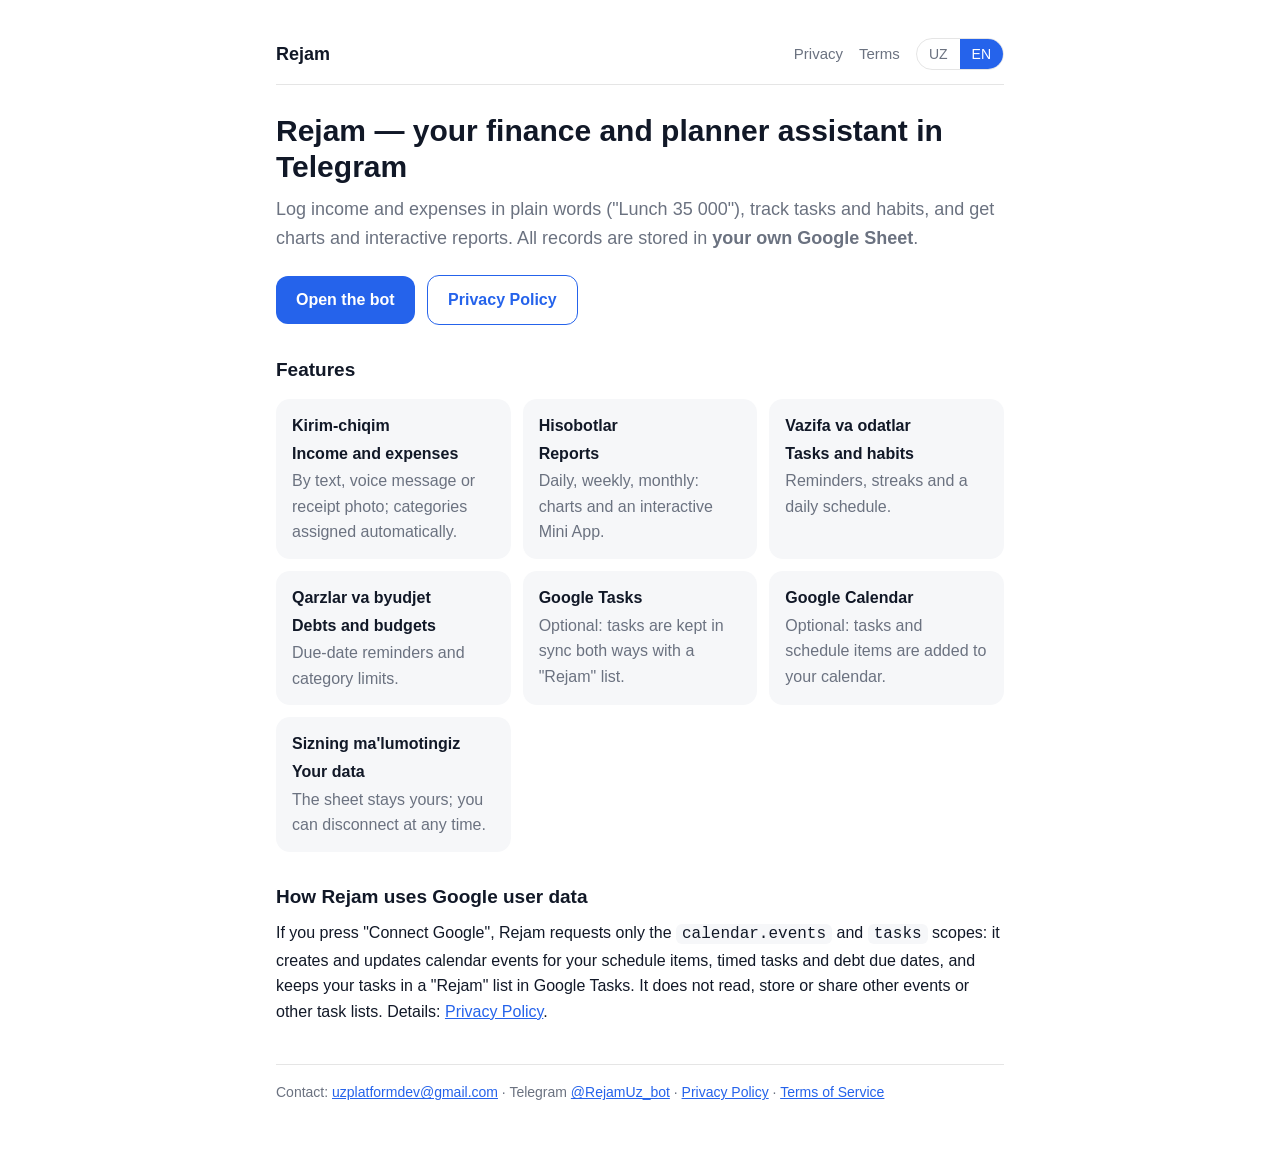
<file: index.html>
<!doctype html><html lang="uz" data-lang="uz"><head><meta charset="utf-8"><meta name="viewport" content="width=device-width, initial-scale=1"><link rel="stylesheet" href="/style.css"><script src="/lang.js" defer></script>
<title>Rejam — personal finance and planner in Telegram</title>
<meta name="description" content="Rejam is a Telegram bot for personal finance, tasks and habits. Records are kept in your own Google Sheet.">
</head><body><main><nav><a class="brand" href="/">Rejam</a><a href="/privacy"><span data-l="uz">Maxfiylik</span><span data-l="en">Privacy</span></a><a href="/terms"><span data-l="uz">Shartlar</span><span data-l="en">Terms</span></a><span class="lang"><button data-v="uz">UZ</button><button data-v="en">EN</button></span></nav>
<div data-l="uz"><h1>Rejam — Telegram'dagi moliya va reja yordamchisi</h1>
<p class="lead">Kirim-chiqimni oddiy so'z bilan yozing ("Tushlik 35 000"), vazifa va odatlarni yuriting, hisobotlarni rasm va interaktiv ko'rinishda oling. Barcha yozuvlar <b>sizning o'z Google jadvalingizda</b> saqlanadi.</p></div>
<div data-l="en"><h1>Rejam — your finance and planner assistant in Telegram</h1>
<p class="lead">Log income and expenses in plain words ("Lunch 35 000"), track tasks and habits, and get charts and interactive reports. All records are stored in <b>your own Google Sheet</b>.</p></div>
<a class="btn" href="https://t.me/RejamUz_bot"><span data-l="uz">Botni ochish</span><span data-l="en">Open the bot</span></a>
<a class="btn alt" href="/privacy"><span data-l="uz">Maxfiylik siyosati</span><span data-l="en">Privacy Policy</span></a>

<div data-l="uz"><h2>Imkoniyatlar</h2></div><div data-l="en"><h2>Features</h2></div>
<div class="grid">
<div class="card"><b data-l="uz">Kirim-chiqim</b><b data-l="en">Income and expenses</b><span class="muted" data-l="uz">Matn, ovozli xabar yoki chek rasmi orqali; kategoriyalar avtomatik.</span><span class="muted" data-l="en">By text, voice message or receipt photo; categories assigned automatically.</span></div>
<div class="card"><b data-l="uz">Hisobotlar</b><b data-l="en">Reports</b><span class="muted" data-l="uz">Kunlik, haftalik, oylik: grafiklar va interaktiv Mini App.</span><span class="muted" data-l="en">Daily, weekly, monthly: charts and an interactive Mini App.</span></div>
<div class="card"><b data-l="uz">Vazifa va odatlar</b><b data-l="en">Tasks and habits</b><span class="muted" data-l="uz">Eslatmalar, streaklar, kun tartibi.</span><span class="muted" data-l="en">Reminders, streaks and a daily schedule.</span></div>
<div class="card"><b data-l="uz">Qarzlar va byudjet</b><b data-l="en">Debts and budgets</b><span class="muted" data-l="uz">Muddat eslatmalari, kategoriya limitlari.</span><span class="muted" data-l="en">Due-date reminders and category limits.</span></div>
<div class="card"><b>Google Tasks</b><span class="muted" data-l="uz">Ixtiyoriy: vazifalar «Rejam» ro‘yxati bilan ikki tomonlama sinxron.</span><span class="muted" data-l="en">Optional: tasks are kept in sync both ways with a "Rejam" list.</span></div>
<div class="card"><b>Google Calendar</b><span class="muted" data-l="uz">Ixtiyoriy: vazifa va kun tartibi bandlari kalendaringizga yoziladi.</span><span class="muted" data-l="en">Optional: tasks and schedule items are added to your calendar.</span></div>
<div class="card"><b data-l="uz">Sizning ma'lumotingiz</b><b data-l="en">Your data</b><span class="muted" data-l="uz">Jadval sizda qoladi; istalgan vaqtda uzishingiz mumkin.</span><span class="muted" data-l="en">The sheet stays yours; you can disconnect at any time.</span></div>
</div>

<div data-l="uz"><h2>Google ma'lumotlaridan foydalanish</h2>
<p>«Google bilan ulash» tugmasini bossangiz, Rejam faqat <code>calendar.events</code> va <code>tasks</code> ruxsatlarini so'raydi: kun tartibi, soatli vazifalar va qarz muddatlarini kalendaringizga voqea sifatida, vazifalarni esa Google Tasks'dagi «Rejam» ro'yxatiga qo'shadi va yangilaydi. Boshqa voqea va ro'yxatlaringizni o'qimaydi, saqlamaydi, hech kimga bermaydi. Batafsil: <a href="/privacy">Maxfiylik siyosati</a>.</p></div>
<div data-l="en"><h2>How Rejam uses Google user data</h2>
<p>If you press "Connect Google", Rejam requests only the <code>calendar.events</code> and <code>tasks</code> scopes: it creates and updates calendar events for your schedule items, timed tasks and debt due dates, and keeps your tasks in a "Rejam" list in Google Tasks. It does not read, store or share other events or other task lists. Details: <a href="/privacy">Privacy Policy</a>.</p></div>
<footer><span data-l="uz">Aloqa: <a href="mailto:uzplatformdev@gmail.com">uzplatformdev@gmail.com</a> · Telegram <a href="https://t.me/RejamUz_bot">@RejamUz_bot</a> · <a href="/privacy">Maxfiylik siyosati</a> · <a href="/terms">Foydalanish shartlari</a></span><span data-l="en">Contact: <a href="mailto:uzplatformdev@gmail.com">uzplatformdev@gmail.com</a> · Telegram <a href="https://t.me/RejamUz_bot">@RejamUz_bot</a> · <a href="/privacy">Privacy Policy</a> · <a href="/terms">Terms of Service</a></span></footer>
</main></body></html>
</file>
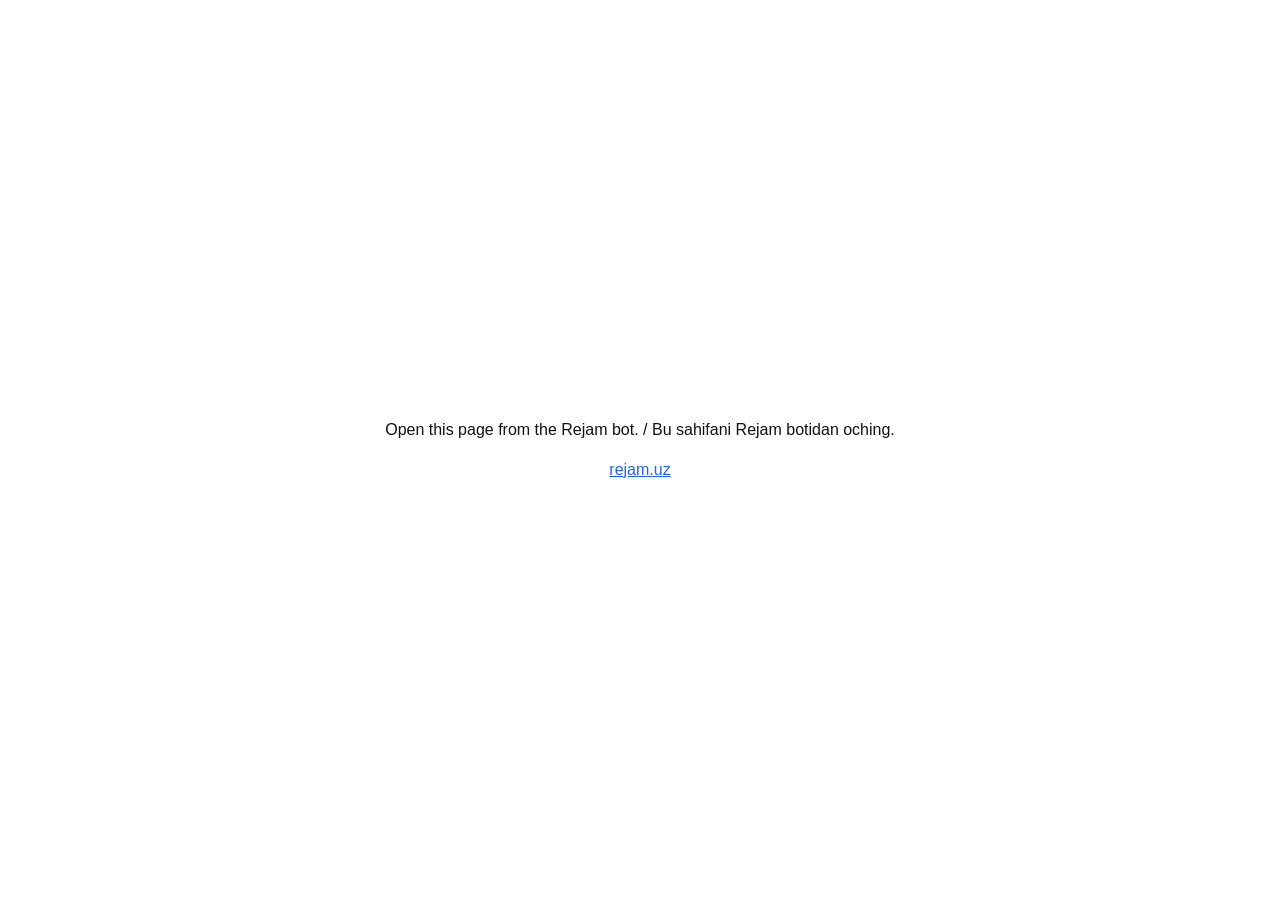
<file: gauth.html>
<!doctype html><html lang="en"><head><meta charset="utf-8"><meta name="viewport" content="width=device-width, initial-scale=1"><meta name="robots" content="noindex"><title>Rejam — Google connection</title>
<style>body{font:16px/1.5 -apple-system,Segoe UI,Roboto,sans-serif;display:grid;place-items:center;min-height:100vh;margin:0;background:#fff;color:#111}@media(prefers-color-scheme:dark){body{background:#0f1115;color:#f3f4f6}}div{text-align:center;padding:24px}a{color:#2563eb}</style></head>
<body><div><p id="m">Connecting… / Ulanmoqda…</p><p><a href="/">rejam.uz</a></p></div>
<script>
// Google redirects here; forward the code to the bot's own Mini App origin (where the Telegram session is kept).
// The target is derived from the state prefix "a<appId>_" and restricted to https://app<digits>.tgcloud.ai.
(function () {
  var q = new URLSearchParams(location.search), st = q.get('state') || '', m = /^a(\d{6,14})_/.exec(st);
  if (!m || !(q.get('code') || q.get('error'))) { document.getElementById('m').textContent = 'Open this page from the Rejam bot. / Bu sahifani Rejam botidan oching.'; return; }
  var p = new URLSearchParams();
  ['code', 'error', 'state'].forEach(function (k) { if (q.get(k)) p.set(k, q.get(k)); });
  location.replace('https://app' + m[1] + '.tgcloud.ai/gauth?' + p.toString());
})();
</script></body></html>
</file>
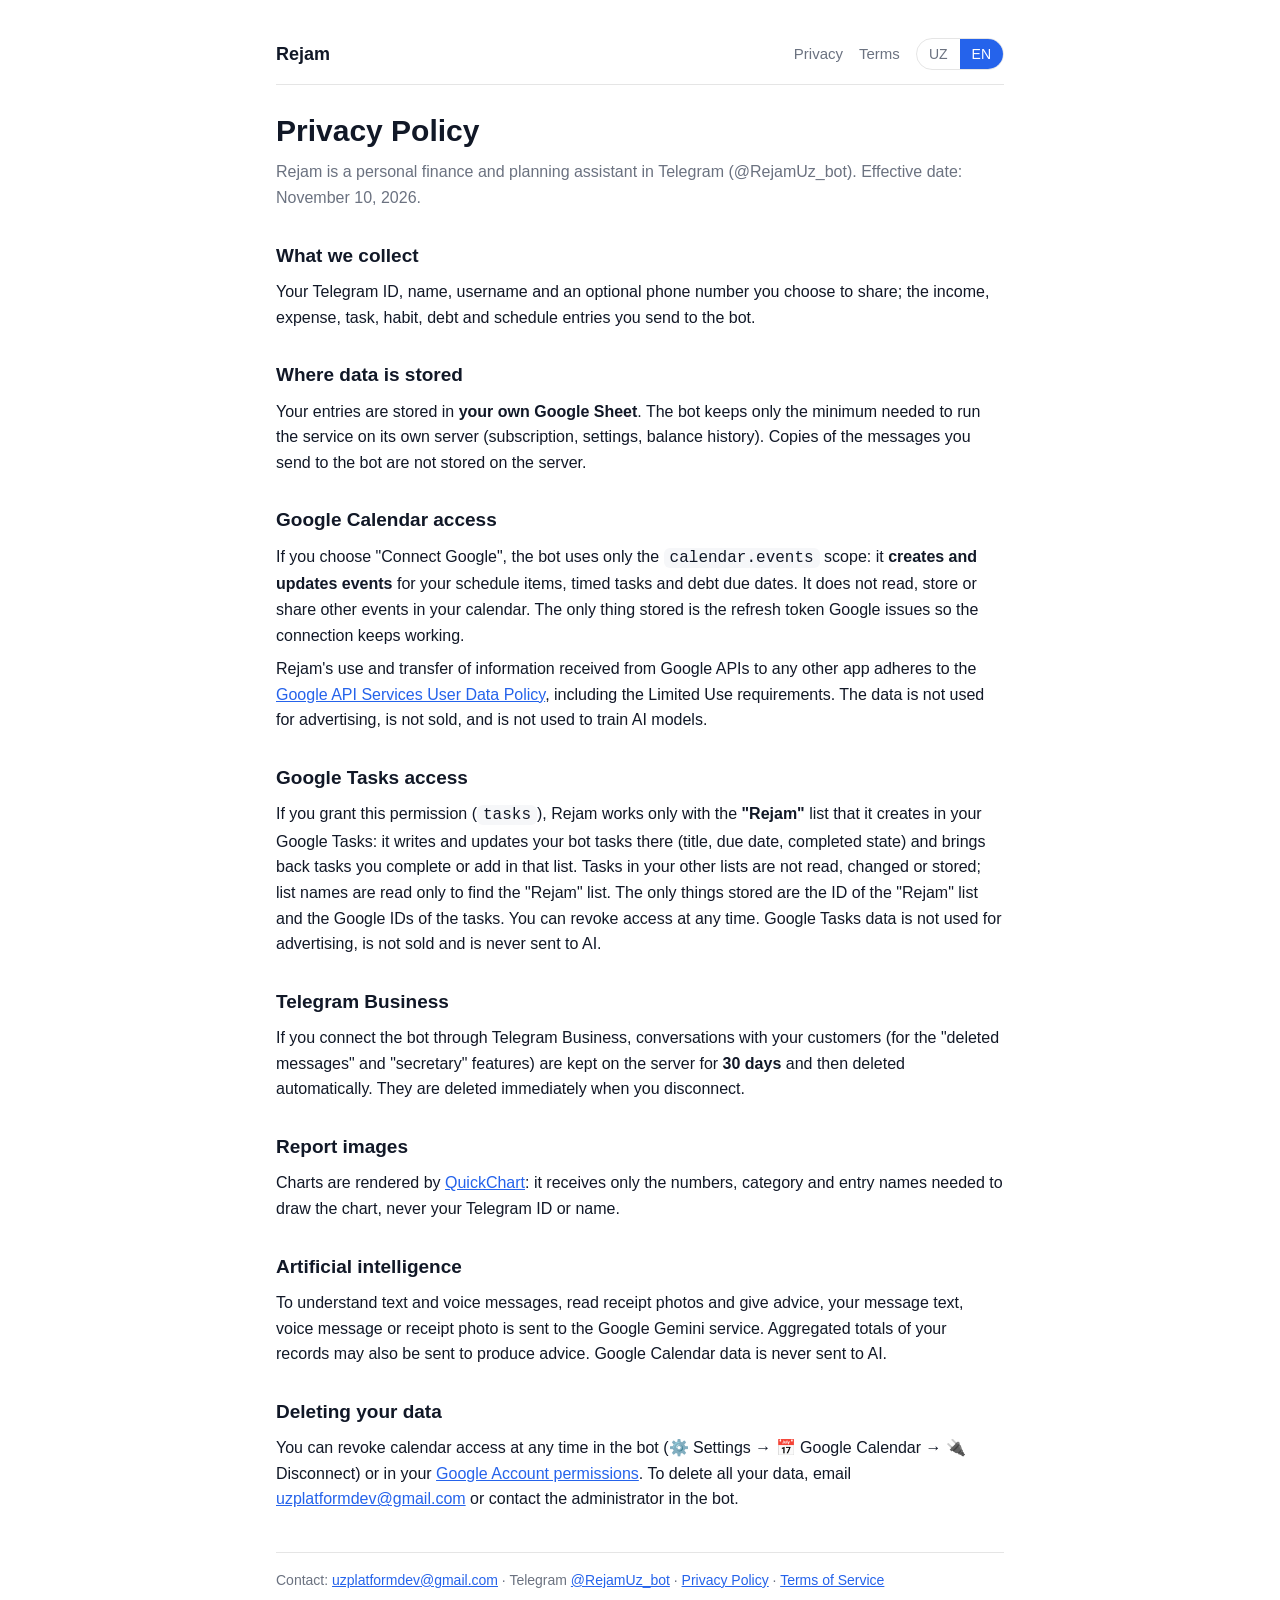
<file: privacy.html>
<!doctype html><html lang="uz" data-lang="uz"><head><meta charset="utf-8"><meta name="viewport" content="width=device-width, initial-scale=1"><link rel="stylesheet" href="/style.css"><script src="/lang.js" defer></script>
<title>Rejam — Privacy Policy / Maxfiylik siyosati</title><meta name="description" content="Rejam privacy policy: what data is collected, how Google Calendar access is used, retention and deletion."></head><body><main><nav><a class="brand" href="/">Rejam</a><a href="/privacy"><span data-l="uz">Maxfiylik</span><span data-l="en">Privacy</span></a><a href="/terms"><span data-l="uz">Shartlar</span><span data-l="en">Terms</span></a><span class="lang"><button data-v="uz">UZ</button><button data-v="en">EN</button></span></nav>
<div data-l="uz"><h1>Maxfiylik siyosati</h1>
<p class="muted">Rejam — Telegram'dagi moliya va rejalashtirish yordamchisi (@RejamUz_bot). Kuchga kirgan sana: 2026-yil 10-noyabr.</p>
<h2>Qanday ma'lumotlar yig'iladi</h2>
<p>Telegram ID, ism, foydalanuvchi nomi va siz ixtiyoriy yuborgan telefon raqami; botga kiritgan kirim-chiqim, vazifa, odat, qarz va kun tartib yozuvlaringiz.</p>
<h2>Ma'lumotlar qayerda saqlanadi</h2>
<p>Yozuvlaringiz <b>sizning o'z Google jadvalingizda</b> saqlanadi. Bot xizmat uchun zarur minimal ma'lumotni (obuna, sozlamalar, balans tarixi) o'z serverida saqlaydi. Botga yuborgan xabarlaringizning nusxasi serverda saqlanmaydi.</p>
<h2>Google Calendar ruxsati</h2>
<p>«Google bilan ulash» orqali ruxsat bersangiz, bot faqat <code>calendar.events</code> ruxsatidan foydalanadi: kun tartib bandlari, soatli vazifalar va qarz muddatlarini kalendaringizga voqea sifatida <b>qo'shadi va yangilaydi</b>. Bot kalendaringizdagi boshqa voqealarni o'qimaydi, saqlamaydi va hech kimga bermaydi. Saqlanadigan yagona narsa — ulanishni davom ettirish uchun Google bergan yangilash tokeni.</p>
<p>Rejam Google API'laridan olingan ma'lumotlardan foydalanishi va boshqa ilovalarga uzatishi <a href="https://developers.google.com/terms/api-services-user-data-policy">Google API Services User Data Policy</a> talablariga, jumladan Limited Use talablariga mos keladi. Ma'lumotlar reklama uchun ishlatilmaydi, sotilmaydi va sun'iy intellekt modellarini o'qitish uchun berilmaydi.</p>
<h2>Google Tasks ruxsati</h2>
<p>Shu ruxsatni (<code>tasks</code>) bersangiz, Rejam Google Tasks'ingizda faqat o'zi ochgan <b>«Rejam»</b> ro'yxati bilan ishlaydi: botdagi vazifalaringizni u yerga yozadi va yangilaydi (nomi, sanasi, bajarilgani), u ro'yxatda siz belgilagan yoki qo'shgan vazifalarni botga oladi. Boshqa ro'yxatlaringizdagi vazifalar o'qilmaydi, o'zgartirilmaydi va saqlanmaydi; ro'yxatlar nomlari faqat «Rejam» ro'yxatini topish uchun o'qiladi. Saqlanadigan narsa: «Rejam» ro'yxatining ID'si va vazifalarning Google ID'lari. Ruxsatni istalgan vaqtda bekor qilishingiz mumkin. Google Tasks ma'lumotlari reklama uchun ishlatilmaydi, sotilmaydi va AI'ga yuborilmaydi.</p>
<h2>Telegram Business</h2>
<p>Botni Telegram Business orqali ulasangiz, mijozlaringiz bilan yozishmalar («o'chirilgan xabarlar» va «kotib» funksiyalari uchun) serverda <b>30 kun</b> saqlanadi va keyin avtomatik o'chiriladi. Ulanishni uzganingizda ular darhol o'chiriladi.</p>
<h2>Hisobot rasmlari</h2>
<p>Grafikli hisobotlar <a href="https://quickchart.io">QuickChart</a> xizmati orqali chiziladi: unga faqat chizish uchun zarur raqamlar, kategoriya va yozuv nomlari yuboriladi, Telegram ID yoki ismingiz yuborilmaydi.</p>
<h2>Sun'iy intellekt</h2>
<p>Matn yoki ovozli xabarlarni tushunish, chek rasmlarini o'qish va maslahat berish uchun so'rovingiz matni, ovozli xabar yoki chek rasmi Google Gemini xizmatiga yuboriladi. Maslahat uchun kirim-chiqimlaringizning jamlangan ko'rsatkichlari ham yuboriladi. Google Calendar ma'lumotlari AI'ga yuborilmaydi.</p>
<h2>Ma'lumotlarni o'chirish</h2>
<p>Kalendar ruxsatini istalgan vaqtda botda (⚙️ Sozlamalar → 📅 Google Calendar → 🔌 Uzish) yoki <a href="https://myaccount.google.com/permissions">Google hisobingiz sozlamalarida</a> bekor qilishingiz mumkin. Barcha ma'lumotlaringizni o'chirish uchun <a href="mailto:uzplatformdev@gmail.com">uzplatformdev@gmail.com</a> ga yozing yoki botda administratorga murojaat qiling.</p></div><div data-l="en"><h1>Privacy Policy</h1>
<p class="muted">Rejam is a personal finance and planning assistant in Telegram (@RejamUz_bot). Effective date: November 10, 2026.</p>
<h2>What we collect</h2>
<p>Your Telegram ID, name, username and an optional phone number you choose to share; the income, expense, task, habit, debt and schedule entries you send to the bot.</p>
<h2>Where data is stored</h2>
<p>Your entries are stored in <b>your own Google Sheet</b>. The bot keeps only the minimum needed to run the service on its own server (subscription, settings, balance history). Copies of the messages you send to the bot are not stored on the server.</p>
<h2>Google Calendar access</h2>
<p>If you choose "Connect Google", the bot uses only the <code>calendar.events</code> scope: it <b>creates and updates events</b> for your schedule items, timed tasks and debt due dates. It does not read, store or share other events in your calendar. The only thing stored is the refresh token Google issues so the connection keeps working.</p>
<p>Rejam's use and transfer of information received from Google APIs to any other app adheres to the <a href="https://developers.google.com/terms/api-services-user-data-policy">Google API Services User Data Policy</a>, including the Limited Use requirements. The data is not used for advertising, is not sold, and is not used to train AI models.</p>
<h2>Google Tasks access</h2>
<p>If you grant this permission (<code>tasks</code>), Rejam works only with the <b>"Rejam"</b> list that it creates in your Google Tasks: it writes and updates your bot tasks there (title, due date, completed state) and brings back tasks you complete or add in that list. Tasks in your other lists are not read, changed or stored; list names are read only to find the "Rejam" list. The only things stored are the ID of the "Rejam" list and the Google IDs of the tasks. You can revoke access at any time. Google Tasks data is not used for advertising, is not sold and is never sent to AI.</p>
<h2>Telegram Business</h2>
<p>If you connect the bot through Telegram Business, conversations with your customers (for the "deleted messages" and "secretary" features) are kept on the server for <b>30 days</b> and then deleted automatically. They are deleted immediately when you disconnect.</p>
<h2>Report images</h2>
<p>Charts are rendered by <a href="https://quickchart.io">QuickChart</a>: it receives only the numbers, category and entry names needed to draw the chart, never your Telegram ID or name.</p>
<h2>Artificial intelligence</h2>
<p>To understand text and voice messages, read receipt photos and give advice, your message text, voice message or receipt photo is sent to the Google Gemini service. Aggregated totals of your records may also be sent to produce advice. Google Calendar data is never sent to AI.</p>
<h2>Deleting your data</h2>
<p>You can revoke calendar access at any time in the bot (⚙️ Settings → 📅 Google Calendar → 🔌 Disconnect) or in your <a href="https://myaccount.google.com/permissions">Google Account permissions</a>. To delete all your data, email <a href="mailto:uzplatformdev@gmail.com">uzplatformdev@gmail.com</a> or contact the administrator in the bot.</p></div>
<footer><span data-l="uz">Aloqa: <a href="mailto:uzplatformdev@gmail.com">uzplatformdev@gmail.com</a> · Telegram <a href="https://t.me/RejamUz_bot">@RejamUz_bot</a> · <a href="/privacy">Maxfiylik siyosati</a> · <a href="/terms">Foydalanish shartlari</a></span><span data-l="en">Contact: <a href="mailto:uzplatformdev@gmail.com">uzplatformdev@gmail.com</a> · Telegram <a href="https://t.me/RejamUz_bot">@RejamUz_bot</a> · <a href="/privacy">Privacy Policy</a> · <a href="/terms">Terms of Service</a></span></footer></main></body></html>
</file>
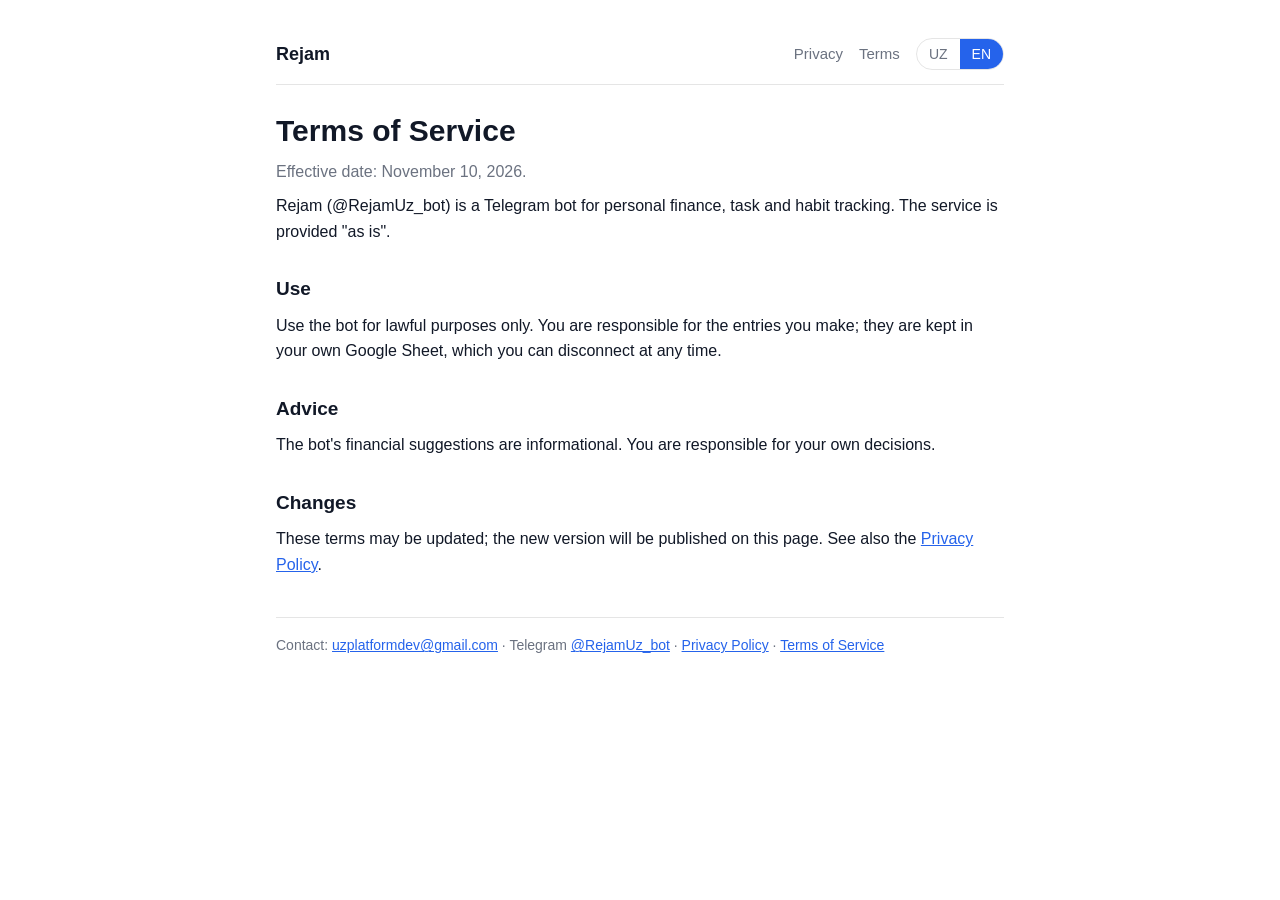
<file: terms.html>
<!doctype html><html lang="uz" data-lang="uz"><head><meta charset="utf-8"><meta name="viewport" content="width=device-width, initial-scale=1"><link rel="stylesheet" href="/style.css"><script src="/lang.js" defer></script>
<title>Rejam — Terms of Service / Foydalanish shartlari</title><meta name="description" content="Rejam terms of service."></head><body><main><nav><a class="brand" href="/">Rejam</a><a href="/privacy"><span data-l="uz">Maxfiylik</span><span data-l="en">Privacy</span></a><a href="/terms"><span data-l="uz">Shartlar</span><span data-l="en">Terms</span></a><span class="lang"><button data-v="uz">UZ</button><button data-v="en">EN</button></span></nav>
<div data-l="uz"><h1>Foydalanish shartlari</h1>
<p class="muted">Kuchga kirgan sana: 2026-yil 10-noyabr.</p>
<p>Rejam (@RejamUz_bot) — shaxsiy moliya, vazifa va odatlarni yuritish uchun Telegram bot. Xizmat «boricha» taqdim etiladi.</p>
<h2>Foydalanish</h2>
<p>Botdan faqat qonuniy maqsadlarda foydalaning. Yozuvlaringiz uchun siz javobgarsiz; ular sizning Google jadvalingizda turadi va uni istalgan vaqtda uzishingiz mumkin.</p>
<h2>Maslahatlar</h2>
<p>Bot moliyaviy maslahatlari tavsiya xarakterida. Yakuniy qarorlar uchun foydalanuvchi o'zi javobgar.</p>
<h2>O'zgarishlar</h2>
<p>Shartlar yangilanishi mumkin; yangi tahrir shu sahifada e'lon qilinadi. Shuningdek qarang: <a href="/privacy">Maxfiylik siyosati</a>.</p></div><div data-l="en"><h1>Terms of Service</h1>
<p class="muted">Effective date: November 10, 2026.</p>
<p>Rejam (@RejamUz_bot) is a Telegram bot for personal finance, task and habit tracking. The service is provided "as is".</p>
<h2>Use</h2>
<p>Use the bot for lawful purposes only. You are responsible for the entries you make; they are kept in your own Google Sheet, which you can disconnect at any time.</p>
<h2>Advice</h2>
<p>The bot's financial suggestions are informational. You are responsible for your own decisions.</p>
<h2>Changes</h2>
<p>These terms may be updated; the new version will be published on this page. See also the <a href="/privacy">Privacy Policy</a>.</p></div>
<footer><span data-l="uz">Aloqa: <a href="mailto:uzplatformdev@gmail.com">uzplatformdev@gmail.com</a> · Telegram <a href="https://t.me/RejamUz_bot">@RejamUz_bot</a> · <a href="/privacy">Maxfiylik siyosati</a> · <a href="/terms">Foydalanish shartlari</a></span><span data-l="en">Contact: <a href="mailto:uzplatformdev@gmail.com">uzplatformdev@gmail.com</a> · Telegram <a href="https://t.me/RejamUz_bot">@RejamUz_bot</a> · <a href="/privacy">Privacy Policy</a> · <a href="/terms">Terms of Service</a></span></footer></main></body></html>
</file>
<file: style.css>
:root{--bg:#fff;--card:#f6f7f9;--text:#111827;--muted:#6b7280;--accent:#2563eb;--line:rgba(127,127,127,.2)}
@media (prefers-color-scheme:dark){:root{--bg:#0f1115;--card:#1a1d23;--text:#f3f4f6;--muted:#9ca3af;--accent:#60a5fa}}
*{box-sizing:border-box}
body{margin:0;background:var(--bg);color:var(--text);font:16px/1.6 -apple-system,BlinkMacSystemFont,"Segoe UI",Roboto,sans-serif}
main{max-width:760px;margin:0 auto;padding:24px 16px 48px}
nav{display:flex;gap:16px;align-items:center;flex-wrap:wrap;padding:14px 0;border-bottom:1px solid var(--line);margin-bottom:28px}
nav .brand{font-weight:700;font-size:18px;color:var(--text);text-decoration:none;margin-right:auto}
nav a{color:var(--muted);text-decoration:none;font-size:15px} nav a:hover{color:var(--accent)}
.lang{display:inline-flex;border:1px solid var(--line);border-radius:999px;overflow:hidden}
.lang button{border:0;background:none;color:var(--muted);padding:4px 12px;font:inherit;font-size:14px;cursor:pointer}
.lang button.on{background:var(--accent);color:#fff}
h1{font-size:30px;line-height:1.2;margin:0 0 10px} h2{font-size:19px;margin:30px 0 8px} p{margin:8px 0}
.lead{font-size:18px;color:var(--muted)}
.btn{display:inline-block;background:var(--accent);color:#fff;text-decoration:none;padding:11px 20px;border-radius:12px;font-weight:600;margin:14px 8px 0 0}
.btn.alt{background:none;color:var(--accent);border:1px solid var(--accent)}
.grid{display:grid;grid-template-columns:repeat(auto-fit,minmax(210px,1fr));gap:12px;margin-top:14px}
.card{background:var(--card);border-radius:14px;padding:14px 16px} .card b{display:block;margin-bottom:2px}
.muted{color:var(--muted)} a{color:var(--accent)} code{background:var(--card);padding:1px 6px;border-radius:6px}
footer{margin-top:40px;padding-top:16px;border-top:1px solid var(--line);color:var(--muted);font-size:14px}
[data-l]{display:none} html[data-lang=uz] [data-l=uz],html[data-lang=en] [data-l=en]{display:block}
html[data-lang=uz] span[data-l=uz],html[data-lang=en] span[data-l=en]{display:inline}
</file>
